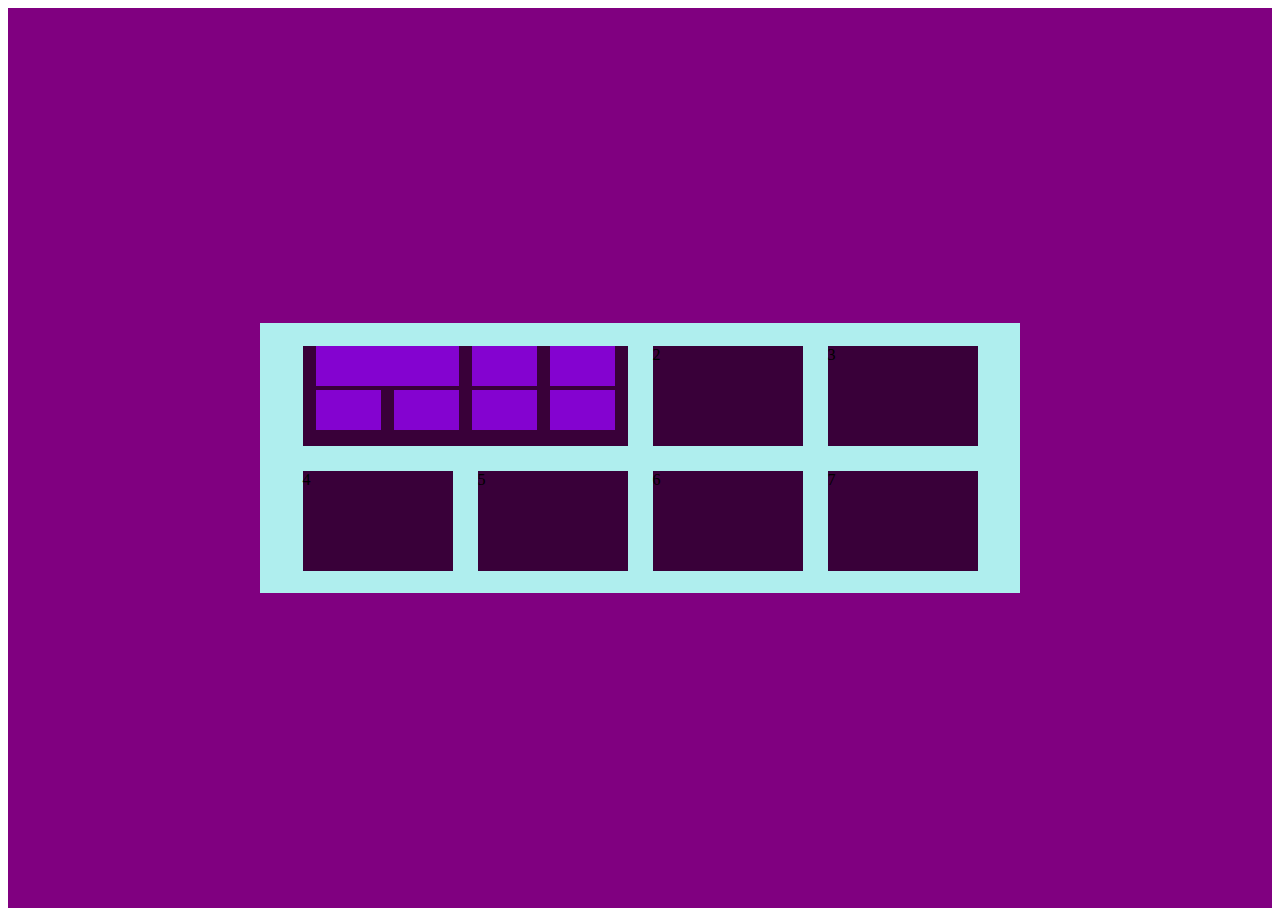
<file: Astarius/Hiceel1/index.html>
<!DOCTYPE html>
<html lang="en">
  <head>
    <meta charset="UTF-8" />
    <meta name="viewport" content="width=device-width, initial-scale=1.0" />
    <title>Document</title>
    <link rel="stylesheet" href="./0style.css" />
  </head>
  <body>
    <div class="deed">
        <div class="etseg">
      <div class="huuhed-aav">
        <div class="huuhed-1">
          <div class="huuhed-3"></div>
          <div class="huuhed-3"></div>
          <div class="huuhed-3"></div>
          <div class="huuhed-3"></div>
          <div class="huuhed-3"></div>
          <div class="huuhed-3"></div>
          <div class="huuhed-3"></div>
        </div>
        <div class="huuhed">2</div>
        <div class="huuhed">3</div>
        <div class="huuhed">4</div>
        <div class="huuhed">5</div>
        <div class="huuhed">6</div>
        <div class="huuhed">7</div>
      </div>
    </div>
    </div>
  </body>
</html>
</file>
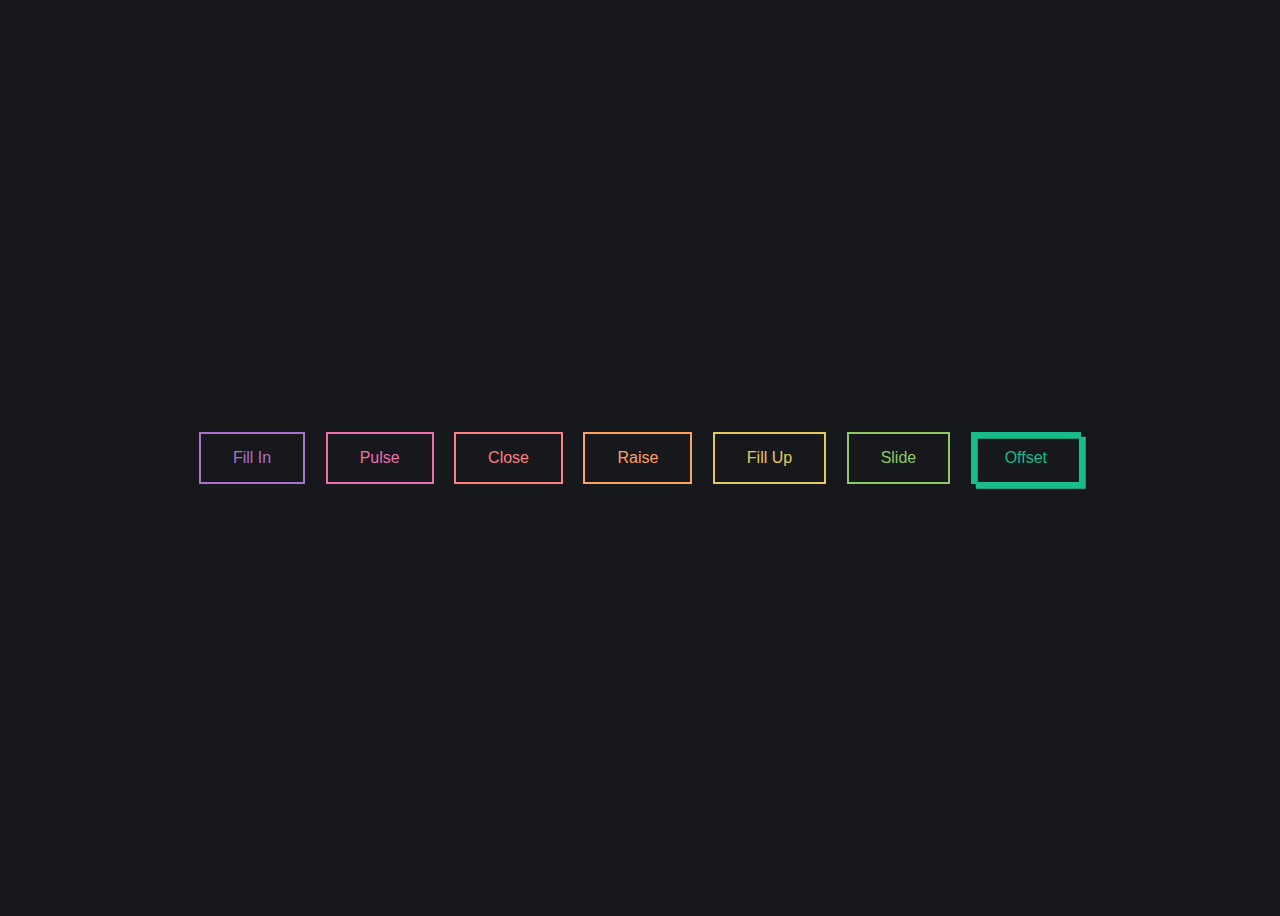
<file: Astarius/Hiceel1/1animation.html>
<!DOCTYPE html>
<html lang="en">
  <head>
    <meta charset="UTF-8" />
    <meta name="viewport" content="width=device-width, initial-scale=1.0" />
    <title>Document</title>
    <link rel="stylesheet" href="./1animation.css" />
  </head>
  <body>
    <!-- <div class="box"></div> -->
    <div class="buttons">

  <button class="fill">Fill In</button>
  <button class="pulse">Pulse</button>
  <button class="close">Close</button>
  <button class="raise">Raise</button>
  <button class="up">Fill Up</button>
  <button class="slide">Slide</button>
  <button class="offset">Offset</button>
</div>
  </body>
</html>
</file>
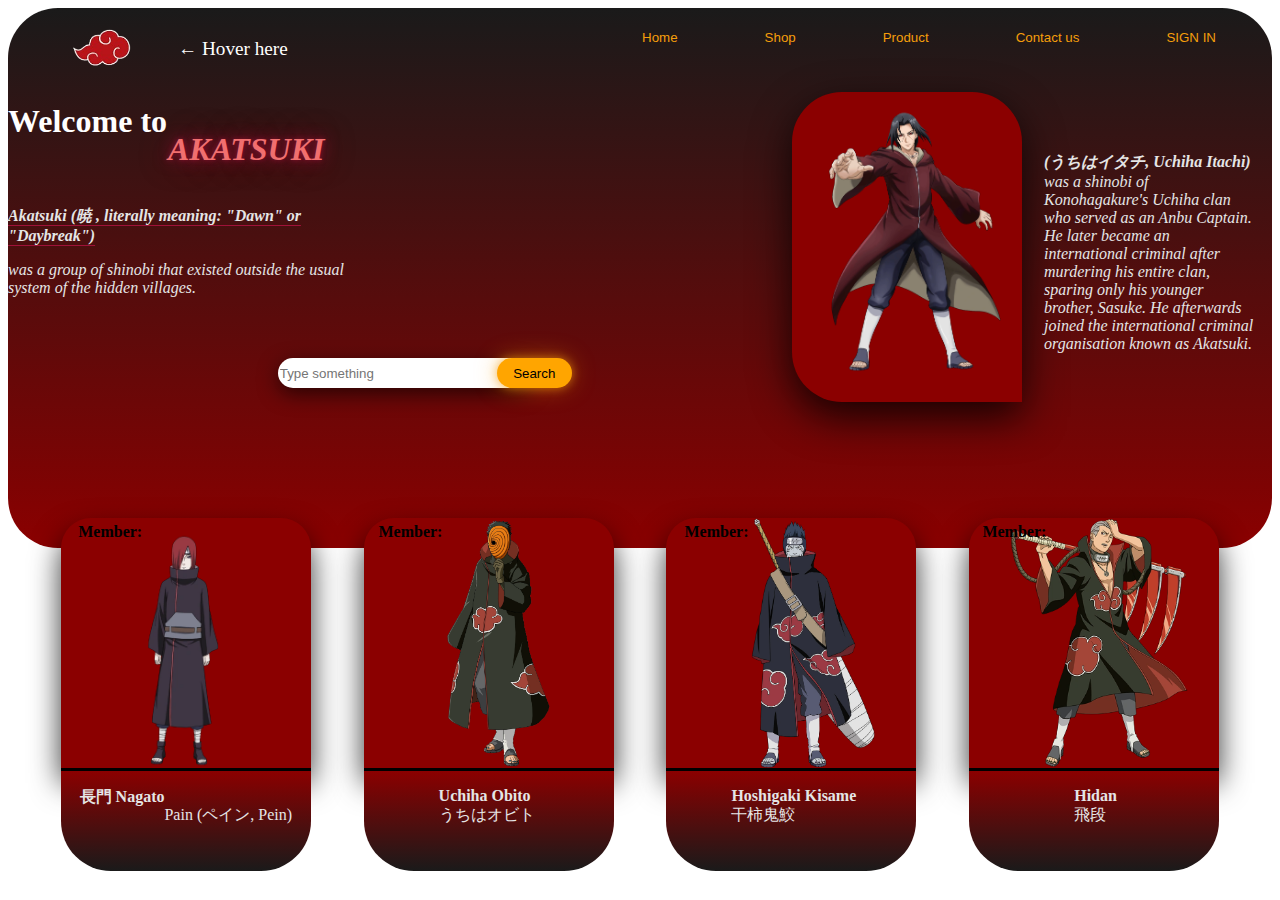
<file: Astarius/Hiceel1/1index.html>
<!DOCTYPE html>
<html lang="en">
  <head>
    <meta charset="UTF-8" />
    <meta name="viewport" content="width=device-width, initial-scale=1.0" />
    <title>Document</title>

    <!DOCTYPE html>
    <html lang="en">
      <head>
        <meta charset="UTF-8" />
        <meta name="viewport" content="width=device-width, initial-scale=1.0" />
        <title>Document</title>
        <link rel="stylesheet" href="./style.css" />
      </head>
      <body>
        <div class="etseg">
          <div class="img">
            <img
              id="img"
              src="./akatsuki_logo-removebg-preview.png"
              alt="akatsuki logo img loading"
            />
            <p id="hover">&larr; Hover here</p>

            <div class="input">
              <input class="input1" type="text" placeholder="Type something" />
              <button class="input-div">Search</button>
            </div>
          </div>

          <div class="medq">
            <div class="h">
              <h4><button class="home">Home</button></h4>
              <h4><button class="shop">Shop</button></h4>
              <h4><button class="product">Product</button></h4>
              <h4><button class="contact">Contact us</button></h4>
              <h4><button class="button">SIGN IN</button></h4>
            </div>

            <div class="itachi-zurag">
              <img class="itachi" src="./itachi.webp" alt="Itachi image" />
            </div>

            <div class="etseg-h">
              <div class="etseg-h1">
                <h1>Welcome to</h1>
                <h1 class="akatsuki">
                  <em>AKATSUKI</em>
                </h1>

                <div class="etseg-p">
                  <p>
                    <b>
                      <em id="tailbar">
                        Akatsuki (暁 , literally meaning: "Dawn" or "Daybreak")
                      </em>
                    </b>
                  </p>

                  <p>
                    <em>
                      was a group of shinobi that existed outside the usual
                      <br />
                      system of the hidden villages.
                    </em>
                  </p>
                </div>
              </div>
            </div>
          </div>

          <div class="nernuud">
            <div class="ner1">
              <em>
                <strong>(うちはイタチ, Uchiha Itachi)</strong> <br />
                was a shinobi of Konohagakure's Uchiha clan who served as an
                Anbu Captain. He later became an international criminal after
                murdering his entire clan, sparing only his younger brother,
                Sasuke. He afterwards joined the international criminal
                organisation known as Akatsuki.
              </em>
            </div>
          </div>
        </div>

        <div class="etseg2">
          <div class="huuhduud">
            <div class="huuhdiin-huuhed">
              <img class="nagato" src="./Nagato_Early_Akatsuki.webp" alt="" />
             <div id="nagato-text1"> <b id="p">Member:</b> </div>
            </div>
            <div class="huuhdiin-huuhed">
              <img class="obito" src="./Obito_Uchiha_-_Akatsuki.webp" alt="" />
             <div id="nagato-text1"> <b id="p">Member:</b> </div>
            </div>
            <div class="huuhdiin-huuhed"><img class="kisame" src="./Kisame_Hoshigaki_full.webp" alt="" />
             <div id="nagato-text1"> <b id="k">Member:</b> </div>
            </div>
            <div class="huuhdiin-huuhed">
              <img class="hidan" src="./Hidan_OL.webp" alt="" />
             <div id="nagato-text1"> <b id="h">Member:</b> </div>
            </div>
          </div>
          <div class="q">
            <div class="medqe"></div>
            <div class="medqe"></div>
            <div class="medqe"></div>
            <div class="medqe"></div>
          </div>
          <div class="huuhed-dood">
            <div class="dood-hiihed">
              <p id="nagato-text">
                <strong>長門 Nagato</strong> <br />Pain (ペイン, Pein)
              </p>
            </div>
            <div class="dood-hiihed">
              <p id="obito">
                <strong>Uchiha Obito  </strong> <br> うちはオビト 
              </p>
            </div>
            <div class="dood-hiihed">
              <p id="kisame">
                <strong> Hoshigaki Kisame </strong> <br> 干柿鬼鮫 
              </p>
            </div>
            <div class="dood-hiihed">
              <p id="hidan">
                <strong> Hidan </strong> <br> 飛段 
              </p>
            </div>
          </div>
        </div>
      </body>
    </html>
  </head>
</html>
</file>
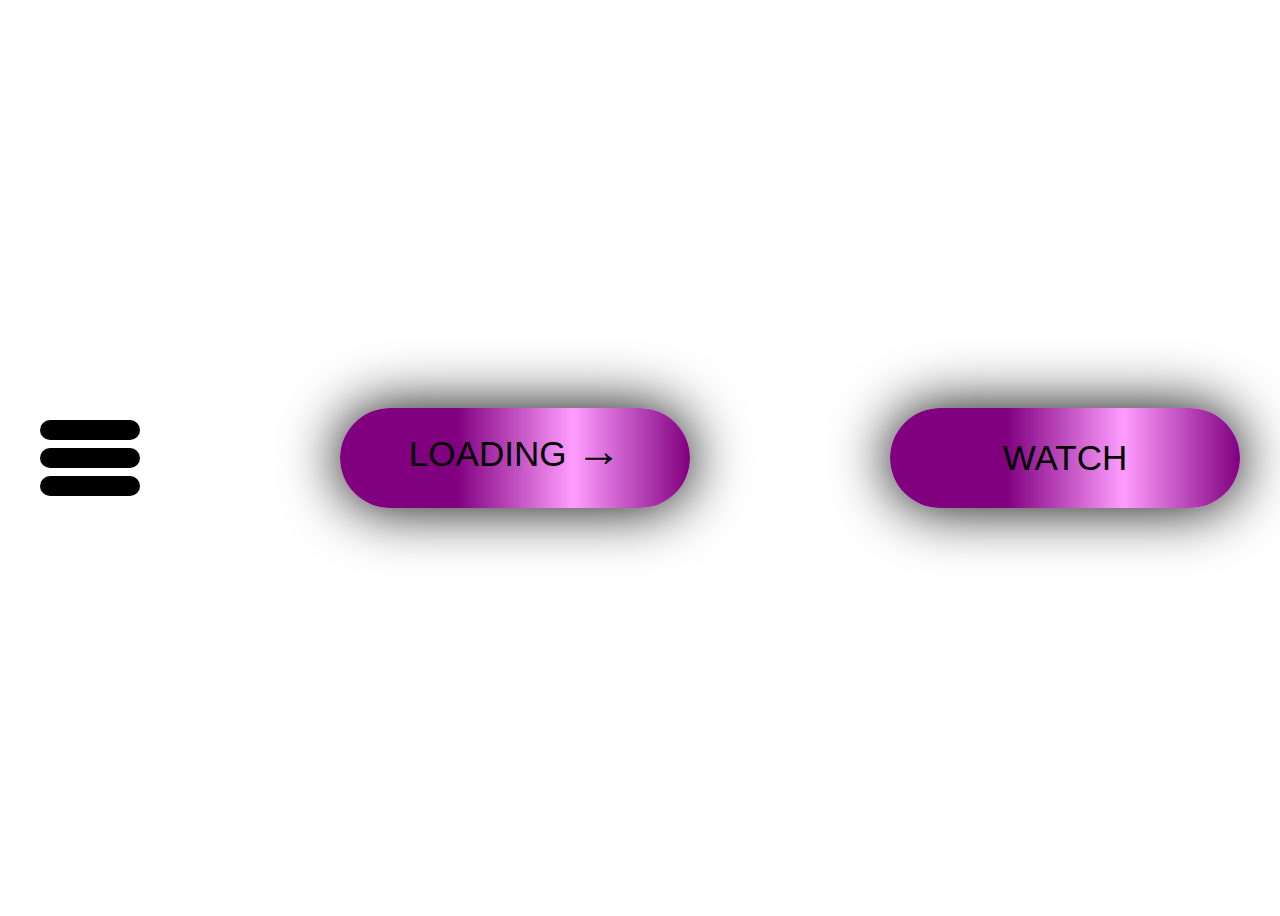
<file: Astarius/Hiceel1/aaa.html>
<!DOCTYPE html>
<html lang="en">
  <head>
    <meta charset="UTF-8" />
    <meta name="viewport" content="width=device-width, initial-scale=1.0" />
    <title>Document</title>
    <link rel="stylesheet" href="./aaa.css" />
  </head>
  <body>
    <div class="menu">
      <div></div>
      <div></div>
      <div></div>
    </div>
    <div class="btn">
      <button class="first">
        <p class="text">loading <span>&#8594;</span></p>
        <div class="loader"></div>
      </button>
    </div>
    <span class="btn2">
      <button class="medq2">watch</button>
    </span>
  </body>
</html>
</file>
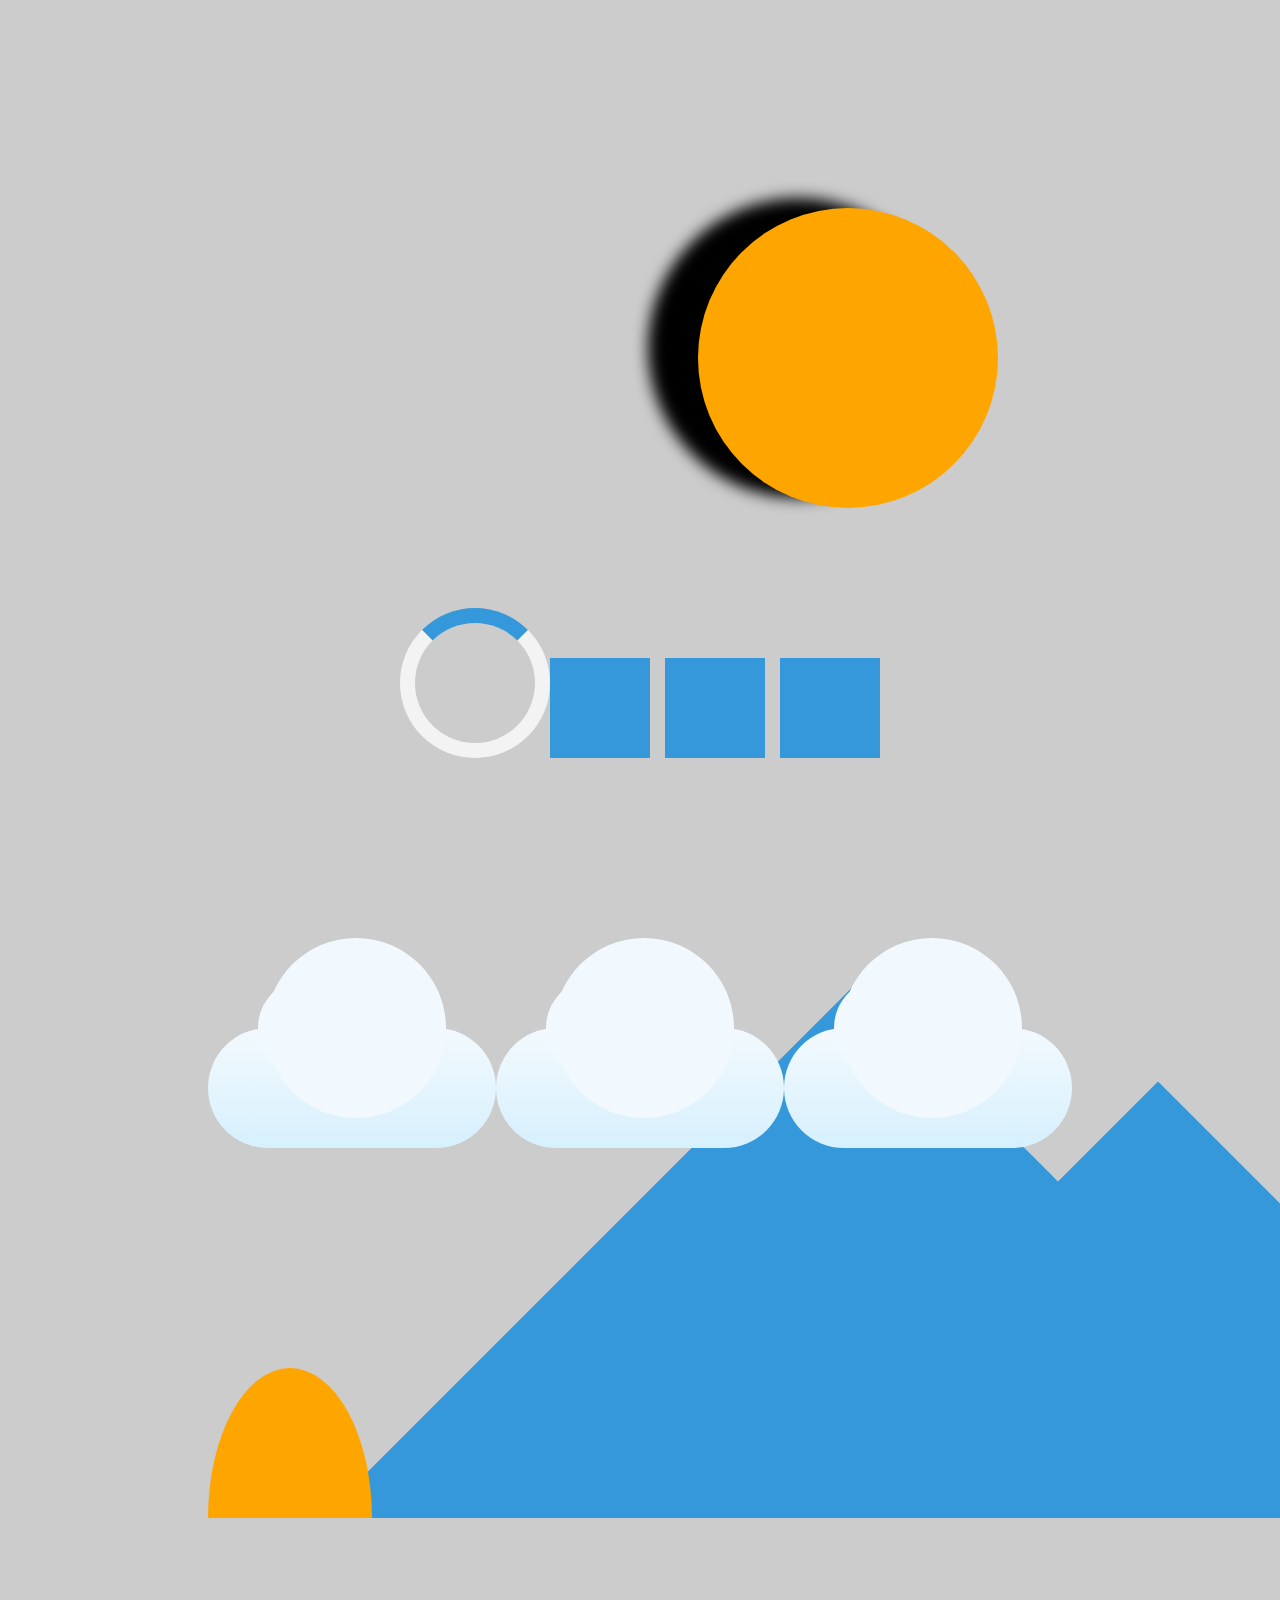
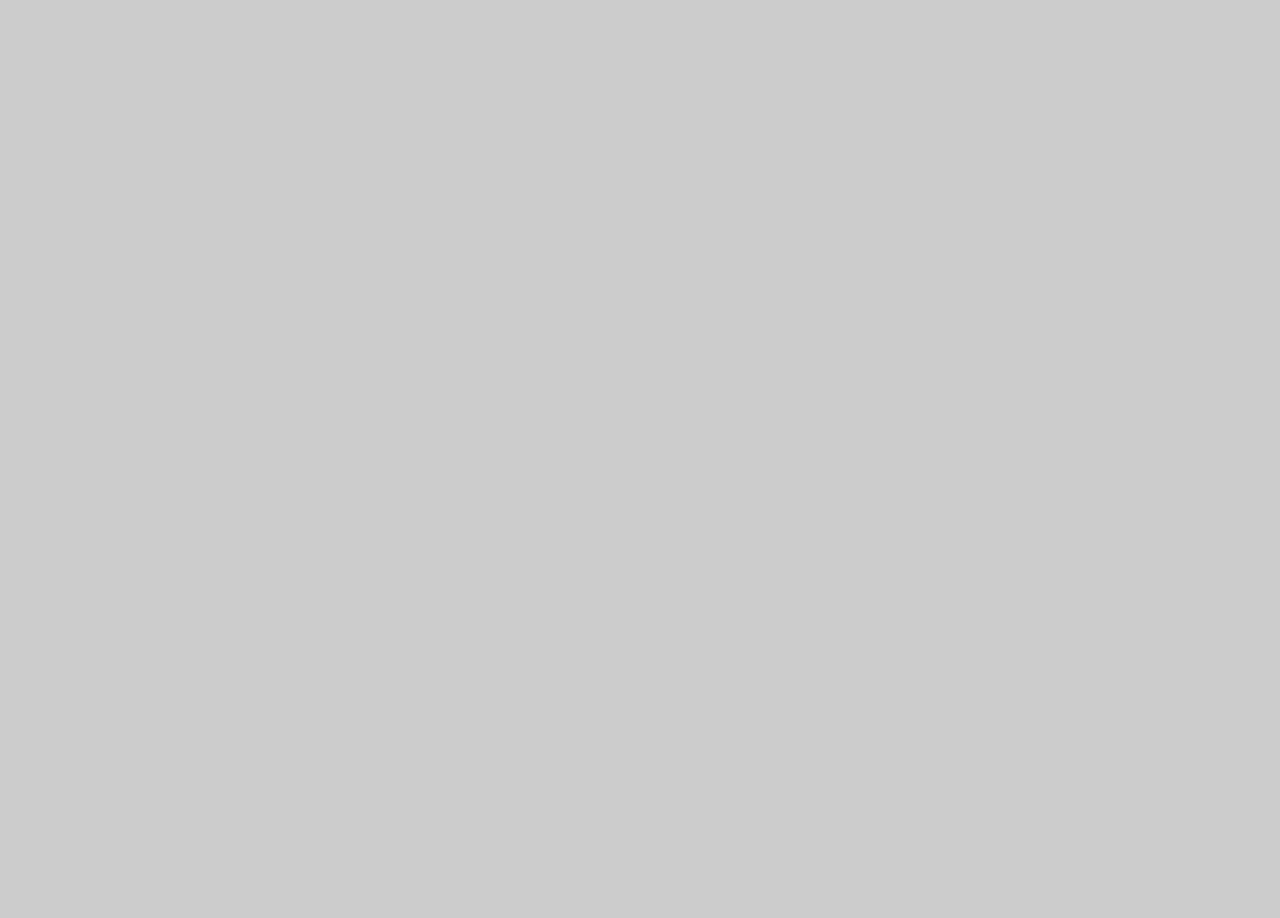
<file: Astarius/Hiceel1/animation.html>
<!DOCTYPE html>
<html lang="en">
  <head>
    <meta charset="UTF-8" />
    <meta name="viewport" content="width=device-width, initial-scale=1.0" />
    <title>Document</title>
    <link rel="stylesheet" href="./animation.css" />
  </head>
  <body>
    <div class="circle">
      <div class="circle-dotor"></div>
    </div>

    <div class="medq">
      <div class="loader"></div>
      <div class="dorov">
        <div class="cube"></div>
        <div class="cube"></div>
        <div class="cube"></div>
      </div>
    </div>
    <div class="uul">
      <div class="cloud1"></div>
      <div class="cloud"></div>
      <div class="cloud"></div>
    </div>
    <div class="nar-tom">
      <div class="nar"></div>
    </div>
    <div class="etseg-uul">
      <div class="ool"></div>
      <div class="ool2"></div>
      <div class="ool3"></div>
      <div class="ool4"></div>

    </div>
      
    <div class="dood">
    </div>
  </body>
</html>
</file>
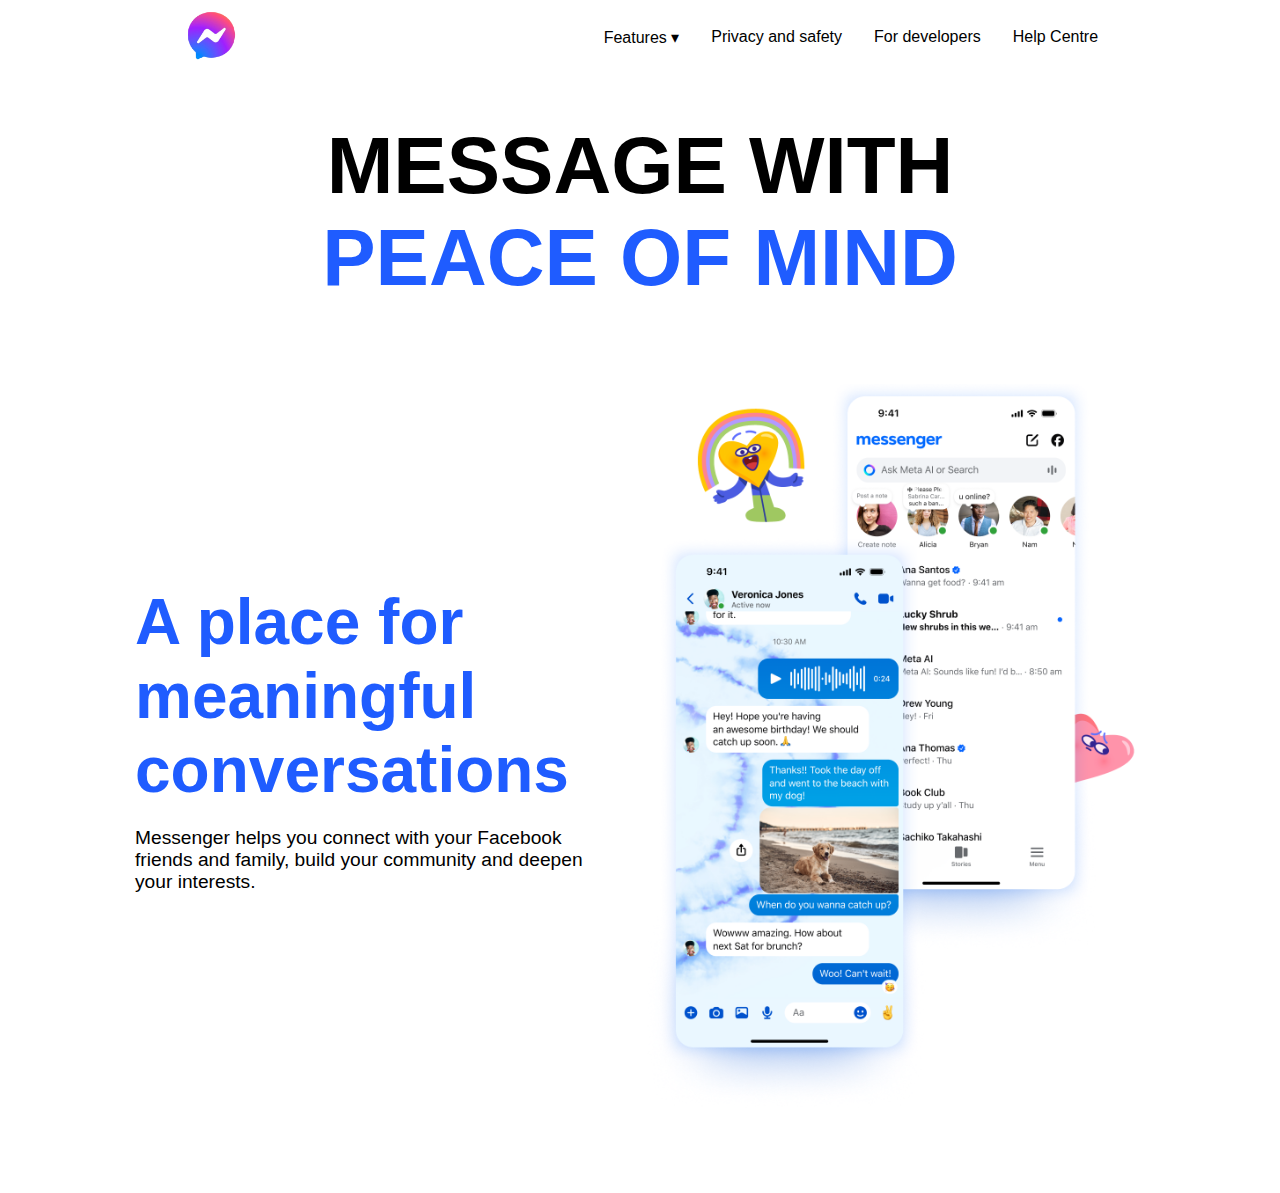
<file: Astarius/Hiceel1/messenger.html>
<!DOCTYPE html>
<html lang="en">
  <head>
    <meta charset="UTF-8" />
    <meta name="viewport" content="width=device-width, initial-scale=1.0" />
    <title>Messenger</title>
    <link rel="stylesheet" href="./messenger.css" />
  </head>

  <body>
    <header class="header">
      <div class="menu">
        <div class="logo">
          <a href="./messenger.html">
            <img src="./2index-removebg-preview.png" alt="logo" />
          </a>
        </div>

        <nav class="top-small">
          <ul>
            <li><button>Features &#9662;</button></li>
            <li><button>Privacy and safety</button></li>
            <li><button>For developers</button></li>
            <li><button>Help Centre</button></li>
          </ul>
        </nav>
      </div>
    </header>

    <div class="zai">
      <section class="title">
        <h1>Message with</h1>
        <p>peace of mind</p>
      </section>

      <section class="grid">
        <div class="content">
          <h2>A place for</h2>
          <h2>meaningful</h2>
          <h2>conversations</h2>

          <p class="desc">
            Messenger helps you connect with your Facebook friends and family,
            build your community and deepen your interests.
          </p>
        </div>

        <div class="image">
          <img
            src="./474725753_1358504298471525_8447910813089343782_n.png"
            alt="chat"
          />
        </div>
      </section>
    </div>
    <div class="med2"></div>
  </body>
</html>
</file>
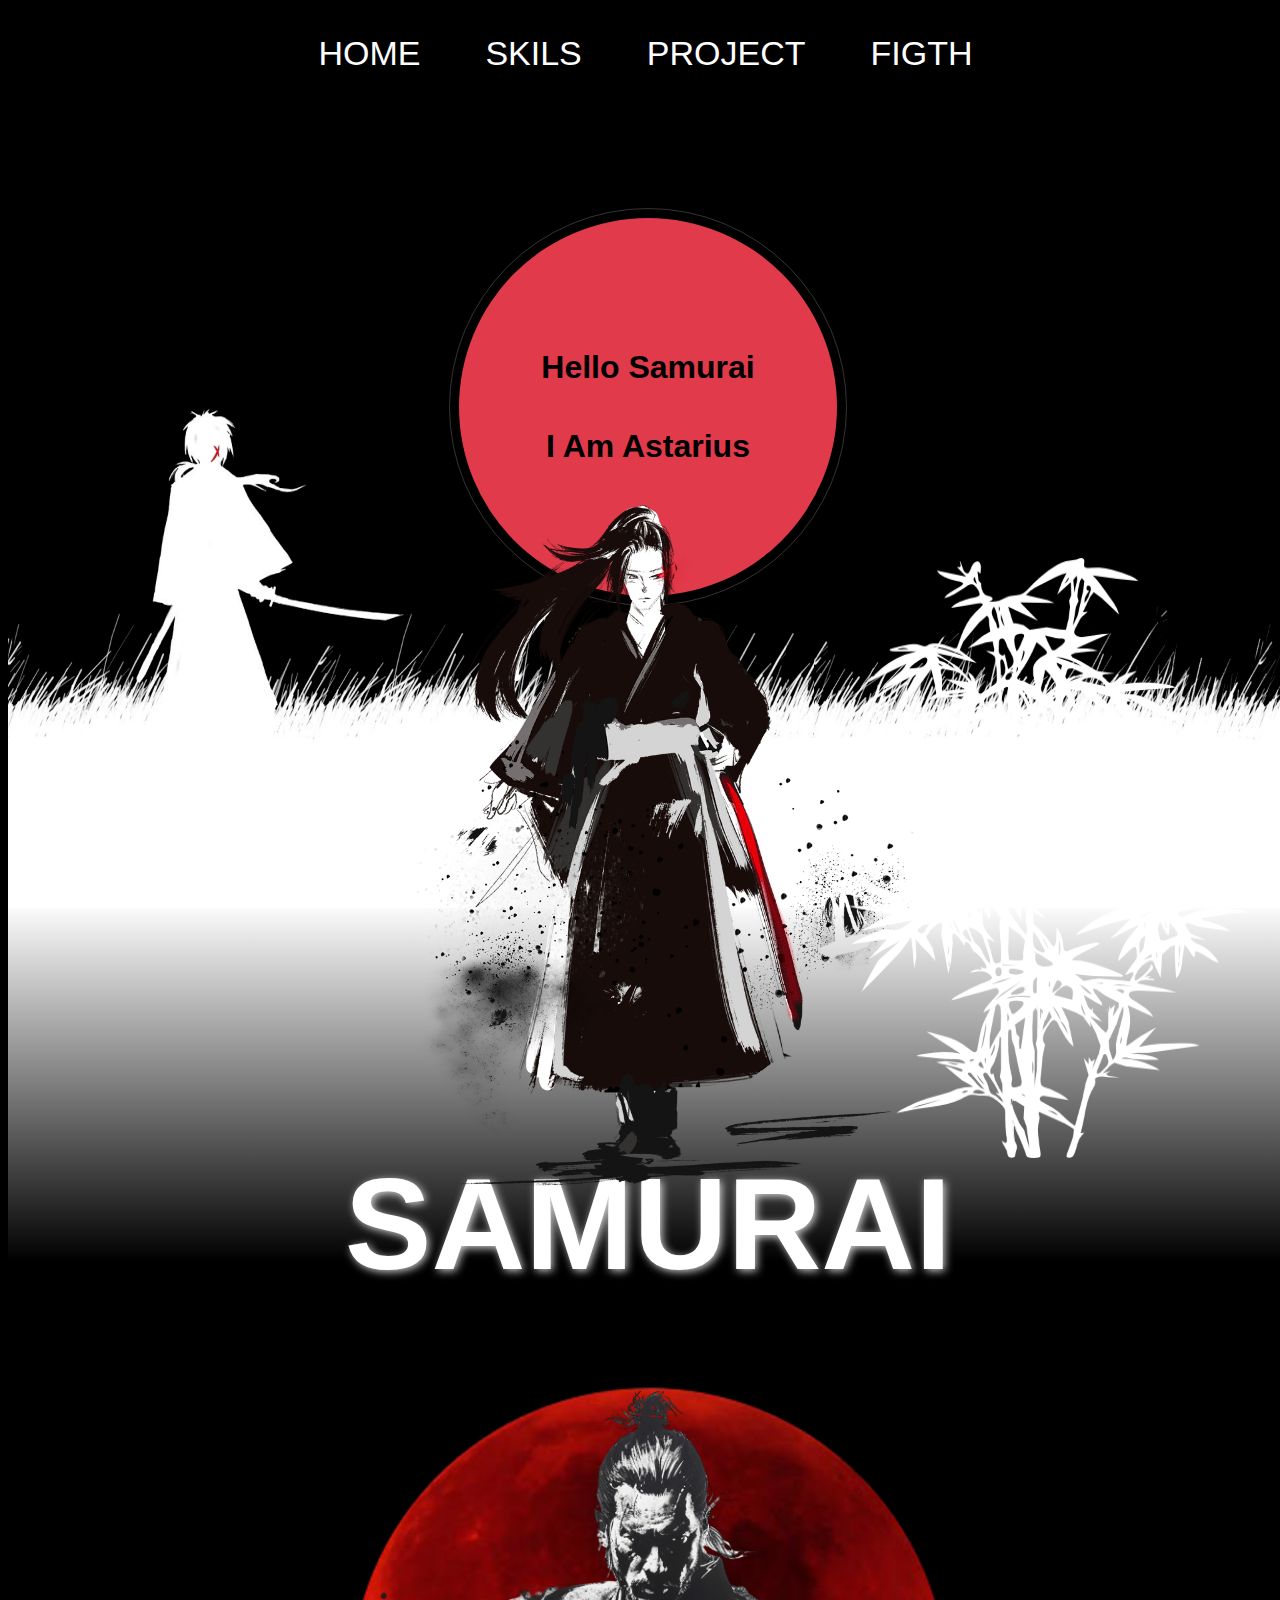
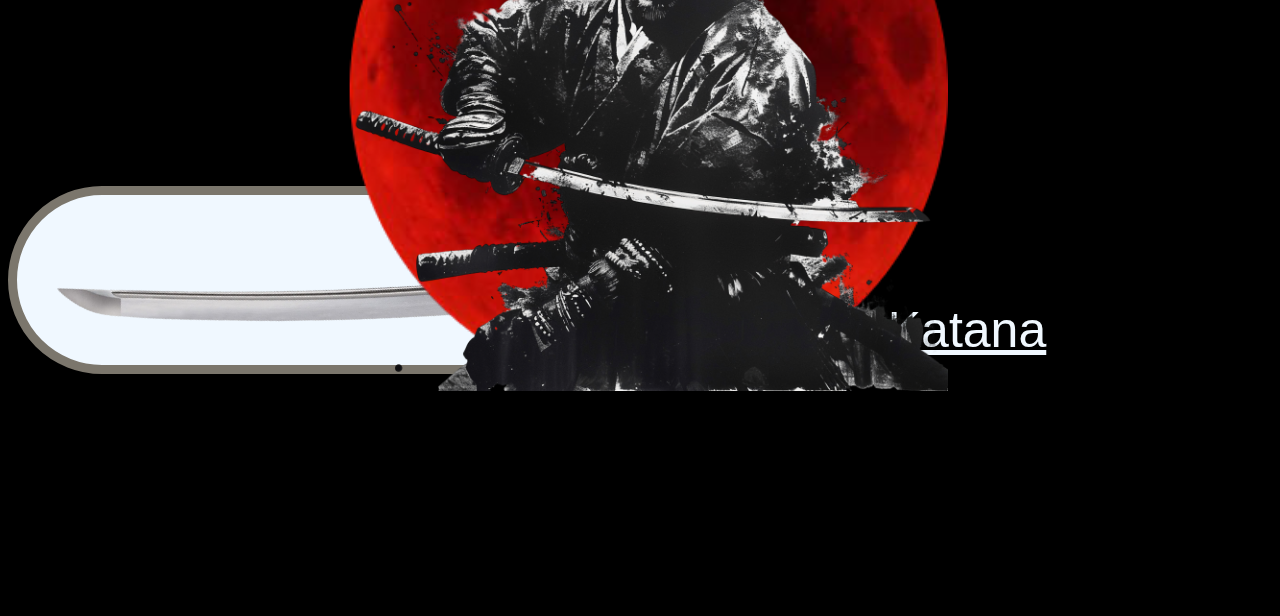
<file: Astarius/Hiceel1/zoro.html>
<!DOCTYPE html>
<html lang="en">
  <head>
    <meta charset="UTF-8" />
    <meta name="viewport" content="width=device-width, initial-scale=1.0" />
    <title>Document</title>
    <link rel="stylesheet" href="./zoro.css" />
    <link
      href="https://fonts.cdnfonts.com/css/electroharmonix"
      rel="stylesheet"
    />
    <link
      href="https://fonts.cdnfonts.com/css/jedi-special-forces"
      rel="stylesheet"
    />
    <link
      href="https://fonts.cdnfonts.com/css/back-in-the-ussr-dl"
      rel="stylesheet"
    />
  </head>
  <body style="background-color: black">
    <div class="text">
      <p class="home">HOME</p>
      <p class="home">SKILS</p>
      <p class="home">PROJECT</p>
      <p class="home">FIGTH</p>
    </div>
    <div class="circle-samurai">
      <div class="circle">
        <div class="circle-text">
          <h1 class="hello">Hello Samurai</h1>
          <h1 class="hello">I Am Astarius</h1>
        </div>
      </div>
      <div class="samurai">
        <img src="./—Pngtree—japanese samurai ink style_6688301.png" alt="" />
      </div>
      <div class="back">
        <div class="bamboo-2">
          <img id="bamboo" src="./white-bamboo-vector-hi.png" alt="" />
          <img id="bamboo1" src="./white-bamboo-vector-hi.png" alt="" />
        </div>

        <img
          id="Wallpaper"
          src="./Samurai X Wallpaper For Your Desktop.png"
          alt=""
        />
      </div>
    </div>
    <div class="slide-2">
      <div class="uusgalt"></div>
    </div>
    <div class="slide2-text">
      <h1>SAMURAI</h1>
    </div>
    <div class="tailbar-img">
      <div class="katana">
        <img src="./pngegg.png" alt="" />
        <a id="katana-link" href="https://en.wikipedia.org/wiki/Katana">
          <p>Katana</p></a
        >
      </div>
    </div>
    <div class="with-katana">
      <div class="with-katana-jijig">
        <img id="with-katana-jijig"
          src="./—Pngtree—japanese samurai holding katana artwork_15031766.png"
          alt=""
        />
        <img src="./PikPng.com_blood-moon-png_2167213.png" alt="">
      </div>
    </div>
  </body>
</html>
</file>
<file: Astarius/Hiceel1/0style.css>
.huuhed {
  background-color: rgb(57, 0, 57);
}
.huuhed-aav {
  display: grid;
  grid-template-columns: repeat(4, 150px);
  grid-template-rows: repeat(2, 100px);
  gap: 25px;
}
.huuhed-1:first-child {
  grid-column-start: 1;
  grid-column-end: 3;
  background-color: rgb(57, 0, 57);
}
.etseg {
  background-color: paleturquoise;
  height: 270px;
  display: flex;
  width: 760px;
  align-items: center;
  justify-content: center;
}
.huuhed-3 {
  background-color: rgb(132, 3, 208);
  display: grid;
  align-items: center;
  justify-content: center;
  /* margin-top: 10px; */
}
.huuhed-1 {
  display: grid;
  grid-template-columns: repeat(4, 20%);
  grid-template-rows: repeat(2, 40px);
  gap: 4%;
  justify-content: center;
  /* height: 100vh; */
  /* align-items: center; */
}
.huuhed-3:first-child {
  display: flex;
  grid-column-start: 1;
  grid-column-end: 3;
}
.deed{
background-color: purple;
height: 100vh;
display: grid;
align-items: center;
justify-content: center;
}
</file>
<file: Astarius/Hiceel1/1animation.css>
.box {
  animation: move 1s;
  animation-fill-mode: forwards;
  background-color: antiquewhite;
  width: 200px;
  height: 200px;
}

@keyframes move {
  from {
    transform: translateX(0);
  }
  to {
    transform: translateX(700px);
  }
}
.fill:hover,
.fill:focus {
  box-shadow: inset 0 0 0 2em var(--hover);
}


.pulse:hover, 
.pulse:focus {
  animation: pulse 1s;
  box-shadow: 0 0 0 2em transparent;
}

@keyframes pulse {
  0% { box-shadow: 0 0 0 0 var(--hover); }
}


.close:hover,
.close:focus {
  box-shadow: 
    inset -3.5em 0 0 0 var(--hover),
    inset 3.5em 0 0 0 var(--hover);  
}


.raise:hover,
.raise:focus {
  box-shadow: 0 0.5em 0.5em -0.4em var(--hover);
  transform: translateY(-0.25em);
}


.up:hover,
.up:focus {
  box-shadow: inset 0 -3.25em 0 0 var(--hover);
}


.slide:hover,
.slide:focus {
  box-shadow: inset 6.5em 0 0 0 var(--hover);
}


.offset {  
  box-shadow: 
    0.3em 0.3em 0 0 var(--color),
    inset 0.3em 0.3em 0 0 var(--color);
  
  &:hover,
  &:focus {
    box-shadow: 
      0 0 0 0 var(--hover),
      inset 6em 3.5em 0 0 var(--hover);
  }
}




.fill {
  --color: #a972cb;
  --hover: #c472e8;
}

.pulse {
  --color: #ef6eae;
  --hover: #ef9c6e;
}

.close {
  --color: #ff7f82;
  --hover: #ffb082;
}

.raise {
  --color: #ffa260;
  --hover: #ffd060;
}

.up {
  --color: #e4cb58;
  --hover: #b8e458;
}

.slide {
  --color: #8fc866;
  --hover: #66c88f;
}

.offset {
  --color: #19bc8b;
  --hover: #198bbc;
}



button {  
  color: var(--color);
  transition: 0.25s;
  
  &:hover,
  &:focus { 
    border-color: var(--hover);
    color: #fff;
  }
}


body {
  color: #fff;
  background: hsl(227, 10%, 10%);
  font: 300 1em 'Fira Sans', sans-serif;
  

  justify-content: center;
  align-content: center;
  align-items: center;
  text-align: center;
  min-height: 100vh;
  display: flex;
}


button {
  background: none;
  border: 2px solid;
  font: inherit;
  line-height: 1;
  margin: 0.5em;
  padding: 1em 2em;
}
</file>
<file: Astarius/Hiceel1/style.css>
.etseg {
  background: repeating-linear-gradient(#1a1a1a, #8b0000);
  height: 60vh;
  border-radius: 50px;
}
.h {
  display: flex;
  justify-content: end;
  gap: 75px;
  margin-top: -90px;
  margin-right: 50px;
  display: flex;
}
.home:hover {
  background-color: white;
}
.shop:hover {
  background-color: white;
}
.product:hover {
  background-color: white;
}
.contact:hover {
  background-color: white;
}
.button:hover {
  background-color: white;
}
.home {
  border-radius: 30px;
  border: none;
  background: none;
  height: 25px;
  color: #f59e0b;
}
.shop {
  border-radius: 30px;
  border: none;
  background: none;
  height: 25px;
  color: #f59e0b;
}
.product {
  border-radius: 30px;
  border: none;
  background: none;
  height: 25px;
  color: #f59e0b;
}
.contact {
  border-radius: 30px;
  border: none;
  background: none;
  height: 25px;
  color: #f59e0b;
}
.button {
  border-radius: 30px;
  border: none;
  background: none;
  height: 35px;
  margin-top: -5px;
  color: #f59e0b;
}
#img {
  width: 150px;
  margin-left: 20px;
}
#img:hover {
  content: url(./akatsuki-logo-full-moon-red-cloud-0fpbxz2uzcf1ibsf-removebg-preview.png);
  width: 114px;
}

.etseg:has(#img:hover) {
  background: linear-gradient(to right, rgb(126, 126, 126), rgb(15, 15, 153));
}
.img {
  display: flex;
}
#hover {
  display: flex;
  margin-top: 30px;
  color: white;
  font-size: larger;
}
.input {
  display: flex;
  height: 30px;
}
.input1 {
  margin-bottom: -350px;
  margin-top: 350px;
  margin-left: -10px;
  border-radius: 50px;
  outline: none;
  border: none;
  width: 250px;
  box-shadow: 0 6px 20px rgba(0, 0, 0, 0.6);
}
.input-div {
  width: 75px;
  height: 30px;
  background-color: orange;
  border-radius: 50px;
  margin-top: 350px;
  margin-left: -35px;
  border: none;
  box-shadow: 0 0 10px rgba(245, 158, 11, 0.6), 0 0 25px rgba(245, 158, 11, 0.4);
}
.input-div:hover {
  background-color: rgb(243, 92, 92);
  box-shadow: 0 0 20px rgba(245, 158, 11, 0.9), 0 0 40px rgba(245, 158, 11, 0.7);
}
.etseg-h1 {
  display: flex;
  margin-right: 900px;
  margin-top: -320px;
  color: white;
  display: flex;
  flex-direction: column;
}
.akatsuki {
  color: rgb(241, 111, 111);
  margin-left: 160px;
  margin-top: -30px;
  text-shadow: 0 0 5px rgba(159, 18, 57, 0.7), 0 0 15px rgba(159, 18, 57, 0.7),
    0 0 30px rgba(159, 18, 57, 0.6);
}
#tailbar {
  text-decoration: underline;
  text-underline-offset: 4px;
  text-decoration-color: #9f1239;
}
.etseg-p {
  color: #e5e5e5;
}
.itachi {
  display: flex;
  width: 200px;
  margin-top: 15px;
  margin-left: 18px;
}
.medq {
  display: flex;
  flex-direction: column;
  align-items: end;
}
.itachi-zurag {
  margin-right: 250px;
  margin-top: 15px;
  background-color: #8b0000;
  height: 310px;
  width: 230px;
  border-radius: 50px;
  border-bottom-right-radius: 0px;
  box-shadow: 0 15px 40px rgba(0, 0, 0, 0.8);
}

.ner1 {
  color: #e5e5e5;
  width: 210px;
  height: 230px;
  justify-content: center;
  display: flex;
  border-radius: 10px;
  margin-top: -250px;
  margin-right: 18px;
}
.nernuud {
  display: flex;
  flex-direction: column;
  align-items: end;
}
.huuhdiin-huuhed {
  background-color: #8b0000;
  width: 250px;
  height: 250px;
  display: flex;
  margin-top: -30px;
  border-radius: 30px;
  border-bottom-left-radius: 0px;
  border-bottom-right-radius: 0px;
  box-shadow: 0 15px 30px rgba(0, 0, 0, 0.8);
}
.nagato {
  margin-left: 45px;
  margin-top: 15px;
}
#nagato-text {
  display: flex;
  justify-content: center;
  color: #e5e5e5;
}
.huuhduud {
  display: flex;
  justify-content: space-evenly;
}
.dood-hiihed {
  width: 250px;
  height: 100px;
  background: repeating-linear-gradient(#8b0000, #1a1a1a);
  border-bottom-right-radius: 50px;
  border-bottom-left-radius: 50px;
}
.huuhed-dood {
  display: flex;
  justify-content: space-evenly;
}
.medqe {
  background-color: rgb(0, 0, 0);
  display: flex;
  width: 250px;
  height: 3px;
}
.q {
  display: flex;
  justify-content: space-evenly;
}
#nagato-text1{
  display: flex;
  color: #000000;
  /* background-color: #7a0303; */
  height: 20px;
  margin-left: -180px ;
  border-radius: 7px;
  width: 70px;
  margin-top: 5px;
}
#p{
  display: flex;
  margin-left: 5px;
}
.obito{
  /* display: flex; */
  margin-left: 80px;
}
#obito{
  color: #e5e5e5;
  margin-left: 75px;
}
.kisame{
  margin-left: 85px;
}
#k{
  margin-left: -10px;
}
#kisame{
  color: #e5e5e5;
  margin-left: 65px;
}
#h{
  margin-left: -35px;
}
.hidan{
  margin-left: 35px;
}
#hidan{
  color: #e5e5e5;
  margin-left: 105px;
}
</file>
<file: Astarius/Hiceel1/aaa.css>
.menu {
  display: flex;
  flex-direction: column;
  gap: 8px;
  cursor: pointer;
}

.menu div:nth-child(1),
div:nth-child(3) {
  width: 100px;
  height: 20px;
  background: black;
  border-radius: 15px;
  transition: 0.4s ease-in;
}
.menu div:nth-child(2) {
  width: 100px;
  height: 20px;
  background: black;
  border-radius: 15px;
}
.menu:hover div:nth-child(2) {
  transition: 0.2s ease-in;
}

.menu:hover div:nth-child(1) {
  transform: rotate(45deg) translate(28px, 28px);
  background-color: blueviolet;
}

.menu:hover div:nth-child(2) {
  opacity: 0;
}

.menu:hover div:nth-child(3) {
  transform: rotate(-45deg) translate(8px, -8px);
  background-color: pink;
}

body {
  display: flex;
  align-items: center;
  justify-content: center;
  height: 100vh;
  gap: 200px;
}
.first {
  border: none;
  width: 350px;
  height: 100px;
  border-radius: 50px;
  background: linear-gradient(
    to left,
    purple,
    rgb(255, 157, 255),
    purple,
    purple
  );

  cursor: pointer;
  box-shadow: 0 0 60px black;
  text-transform: uppercase;
  font-size: 35px;
  display: flex;
  align-items: center;
  justify-content: center;
}
span {
  font-size: 45px;
}
.btn:hover button,
.btn:focus button {
  width: 100px;
  height: 100px;
  border-radius: 50%;
  background: linear-gradient(
    to right,
    purple,
    rgb(255, 157, 255),
    purple,
    purple
  );

  transition: 1s;
}
.btn:hover .loader {
  height: 50px;
  width: 50px;
  border: 5px solid gray;
  align-items: center;
  justify-content: center;
  border-top: 5px solid blue;
  animation: spin 2s linear infinite;
  border-radius: 50%;
}
.loader {
  transition: 2s;
}
@keyframes spin {
  0% {
    transform: rotate(0deg);
  }
  100% {
    transform: rotate(360deg);
  }
}
.text {
  margin-top: 20px;
}
button:hover .text {
  display: none;
}
.loader {
  position: absolute;
}
.btn2:hover button {
  background: linear-gradient(
    to right,
    purple,
    rgb(255, 157, 255),
    purple,
    purple
  );
}
.medq2 {
  border: none;
  width: 350px;
  height: 100px;
  border-radius: 50px;
  background: linear-gradient(
    to left,
    purple,
    rgb(255, 157, 255),
    purple,
    purple
  );
  cursor: pointer;
  box-shadow: 0 0 60px black;
  text-transform: uppercase;
  font-size: 35px;
  display: flex;
  align-items: center;
  justify-content: center;
}

.btn2:hover .medq2 {
  background: linear-gradient(
    to right,
    purple,
    rgb(255, 157, 255),
    purple,
    purple
  );
}
.btn2 {
  transition: 5s;
}
</file>
<file: Astarius/Hiceel1/animation.css>
.circle-dotor {
  width: 300px;
  height: 300px;
  border-radius: 100%;
  background-color: orange;
  animation: circle-dotor 4s linear 2s infinite alternate;
  box-shadow: -50px -10px 15px black;
  position: absolute;
}
.circle {
  display: flex;
  height: 100vh;
  justify-content: center;
  width: 100vw;
}
/* @keyframes circle-dotor {
  0% {
    transform: translateY(0px);
  }
  25% {
    transform: translateY(1000px);
  }
  50% {
    transform: translateY(0px);
  } 
   75% {
    transform: translateX(1000px);
  } 
   100% {
    transform: translateX(0px);
  }
/* } */

.loader {
  border: 15px solid #f3f3f3;
  border-top: 15px solid #3498db;
  border-radius: 50%;
  width: 120px;
  height: 120px;
  animation: loader 2s linear infinite;
}

@keyframes loader {
  0% {
    transform: rotate(0deg);
  }
  100% {
    transform: rotate(360deg);
  }
}
.medq {
  display: flex;
  justify-content: center;
  margin-top: -500px;
}
.cube {
  width: 100px;
  height: 100px;
  background-color: #3498db;
  animation: cube 2s linear infinite;
  margin-top: -250px;
}
.dorov {
  display: flex;
  margin-top: 300px;
  gap: 15px;
}
@keyframes cube {
  0% {
    transform: rotate(0deg);
  }
  100% {
    transform: rotate(360deg);
  }
}
body {
  background: #ccc;
  padding: 200px;
}

.cloud {
  width: 350px;
  height: 120px;

  background: #f2f9fe;
  background: linear-gradient(top, #f2f9fe 5%, #d6f0fd 100%);
  background: -webkit-linear-gradient(top, #f2f9fe 5%, #d6f0fd 100%);
  background: -moz-linear-gradient(top, #f2f9fe 5%, #d6f0fd 100%);
  background: -ms-linear-gradient(top, #f2f9fe 5%, #d6f0fd 100%);
  background: -o-linear-gradient(top, #f2f9fe 5%, #d6f0fd 100%);

  border-radius: 100px;
  -webkit-border-radius: 100px;
  -moz-border-radius: 100px;

  position: relative;
  margin: 120px auto 20px;
  animation: cloud 4s linear 2s infinite alternate;
z-index: 10000;
}

.cloud:after,
.cloud:before {
  content: "";
  position: absolute;
  background: #f2f9fe;
  z-index: -1;
}

.cloud:after {
  width: 100px;
  height: 100px;
  top: -50px;
  left: 50px;

  border-radius: 100px;
  -webkit-border-radius: 100px;
  -moz-border-radius: 100px;
}

.cloud:before {
  width: 180px;
  height: 180px;
  top: -90px;
  right: 50px;
  border-radius: 200px;
  -webkit-border-radius: 200px;
  -moz-border-radius: 200px;
}



.cloud1 {
  width: 350px;
  height: 120px;

  background: #f2f9fe;
  background: linear-gradient(top, #f2f9fe 5%, #d6f0fd 100%);
  background: -webkit-linear-gradient(top, #f2f9fe 5%, #d6f0fd 100%);
  background: -moz-linear-gradient(top, #f2f9fe 5%, #d6f0fd 100%);
  background: -ms-linear-gradient(top, #f2f9fe 5%, #d6f0fd 100%);
  background: -o-linear-gradient(top, #f2f9fe 5%, #d6f0fd 100%);

  border-radius: 100px;
  -webkit-border-radius: 100px;
  -moz-border-radius: 100px;

  position: relative;
  margin: 120px auto 20px;
  animation: cloud1 4s linear 2s infinite alternate;
z-index: 1000;
}

.cloud1:after,
.cloud1:before {
  content: "";
  position: absolute;
  background: #f2f9fe;
  z-index: -1;
}

.cloud1:after {
  width: 100px;
  height: 100px;
  top: -50px;
  left: 50px;

  border-radius: 100px;
  -webkit-border-radius: 100px;
  -moz-border-radius: 100px;
}

.cloud1:before {
  width: 180px;
  height: 180px;
  top: -90px;
  right: 50px;
  border-radius: 200px;
  -webkit-border-radius: 200px;
  -moz-border-radius: 200px;
}
.uul{
  display: flex;
  margin-bottom: 200px;
}
@keyframes cloud1 {
  0%{
    transform: translateX(0px);
  }
  100%{
    transform: translateX(700px);
  }
}
@keyframes cloud {
  0%{
    transform: translateX(0px);
  }
  100%{
    transform: translateX(-700px);
  }
}
.nar{
  width: 300px;
  height: 300px;
  background-color: orange;
  border-radius: 50%;
  animation: nar 4s linear 2s infinite alternate;
  z-index: 100;
  margin-right: 700px;
}
.nar-tom{
  justify-content: end;
  display: flex;
}
@keyframes nar{
  0%{
    transform: translateY(0px);

  }
  100%{
    transform: translateY(-700px);
  }
}
.ool{
  width: 900px;
  height: 900px;
  background-color: #3498db;
transform: rotate(45deg);
position: absolute;
margin-left: 900px;
margin-top: -500px;
}
.ool2{
  width: 900px;
  height: 900px;
  background-color: #3498db;
transform: rotate(45deg);
position: absolute;
margin-left: 500px;
margin-top: -400px;
}
.ool3{
  width: 900px;
  height: 900px;
  background-color: #3498db;
transform: rotate(45deg);
position: absolute;
margin-left: 200px;
margin-top: -500px;
}
.ool4{
  width: 900px;
  height: 900px;
  background-color: #3498db;
transform: rotate(45deg);
position: absolute;
margin-left: 1300px;
margin-top: -600px;
z-index: 1000;
}
.dood{
 background:#ccc;
 width: 110vw;
 height: 1000px;
z-index: 10000;
margin-top: -150px;
left: 0px;
position: absolute;
margin-left: 150px;
}
</file>
<file: Astarius/Hiceel1/messenger.css>
body {
  margin: 0;
  font-family: Arial, Helvetica, sans-serif;
}

/* Header */
.header{
  height: 10vh;


}
.menu {
  display: flex;
  justify-content: space-around;
  align-items: center;
  /* padding: 20px 40px; */
  position: fixed;
  width: 100vw;
background-color: white;
}

.top-small ul {
  display: flex;
  list-style: none;
  gap: 20px;
  margin: 0;
  padding: 0;
}

.logo img {
  width: 70px;
}

.top-small button {
  background: none;
  border: none;
  cursor: pointer;
  font-size: 1rem;
}

/* Title */
.title {
  text-align: center;
  margin-top: 20px;
}

.title h1,
.title p {
  font-size: 5rem;
  font-weight: bold;
  margin: 0;
  text-transform: uppercase;
}

.title p {
  color: #1f5cff;
}

/* Main section */
.grid {
  display: flex;
  justify-content: center;
  align-items: center;
  gap: 60px;
  padding: 80px;
}

.content h2 {
  font-size: 4rem;
  color: #1f5cff;
  margin: 0;
}

.desc {
  font-size: 1.2rem;
  margin-top: 20px;
  max-width: 450px;
}


.image img {
  width: 500px;
}
.zai{
margin-top: 10px;
display: flex;
flex-direction: column;
}
.medq2{
  width: 100px;
  height: 200px;
  background-color: red;
}
</file>
<file: Astarius/Hiceel1/zoro.css>
body {
  width: 100vw;
}
.home {
  font-family: "Electroharmonix", sans-serif;
  font-size: 34px;
  height: 41px;
  color: white;
}
.text {
  display: flex;
  gap: 65px;
  position: fixed;
  width: 99.6vw;
  justify-content: center;
  background-color: black;
  z-index: 1000;
  border-bottom-left-radius: 10px;
  border-bottom-right-radius: 10px;
  top: 0px;
}
.circle {
  width: 378px;
  height: 378px;
  background-color: #e13a4b;
  border-radius: 100%;
  position: absolute;
  margin-top: 210px;
}
.circle-text {
  display: flex;
  justify-content: center;
  align-items: center;
  height: 100%;
  flex-direction: column;
  font-family: "Electroharmonix", sans-serif;
}
.circle-samurai {
  display: flex;
  flex-direction: column;
  align-items: center;
}
.samurai {
  position: absolute;
  margin-top: 480px;
}
.samurai img {
  width: 750px;
}
.back img {
  width: 100vw;
  height: 100vh;
}
#bamboo {
  position: absolute;
  width: 400px;
  height: 600px;
  margin-top: 550px;
  margin-left: 600px;
}
#bamboo1 {
  position: absolute;
  width: 400px;
  height: 600px;
  margin-top: 550px;
  margin-left: 1300px;
}
.circle::after {
  content: "";
  position: absolute;
  inset: -10px;
  border-radius: 50%;
  border: 1px solid rgba(255, 255, 255, 0.2);
  animation: spin 8s linear infinite;
}

@keyframes spin {
  from {
    transform: rotate(0deg);
  }
  to {
    transform: rotate(360deg);
  }
}
.home:hover {
  transform: translateY(-2px);
}
.uusgalt {
  background: linear-gradient(white, black);
  width: 100vw;
  height: 40vh;
  margin-top: -10px;
}
.bamboo-2 {
  margin-left: 240px;
}

.slide2-text {
  color: white;
  font-size: 65px;
  justify-content: center;
  display: flex;
  font-family: "Jedi Special Forces", sans-serif;
  font-family: "Jedi Special Forces Gradient", sans-serif;
  font-family: "Jedi Special Forces Laser", sans-serif;
  font-family: "Jedi Special Forces Outline", sans-serif;
  font-family: "Jedi Special Forces 3D", sans-serif;
  font-family: "Jedi Special Forces Condensed", sans-serif;
  font-family: "Jedi Special Forces Expanded", sans-serif;
  font-family: "Jedi Special Forces Gradient Italic", sans-serif;
  font-family: "Jedi Special Forces Italic", sans-serif;
  font-family: "Jedi Special Forces Laser Italic", sans-serif;
  font-family: "Jedi Special Forces Leftalic", sans-serif;
  font-family: "Jedi Special Forces Outline Italic", sans-serif;
  font-family: "Jedi Special Forces 3D Italic", sans-serif;
  font-family: "Jedi Special Forces Condensed Italic", sans-serif;
  font-family: "Jedi Special Forces Expanded Italic", sans-serif;
  text-shadow: 2px 2px 8px rgba(255, 255, 255, 0.8);
  margin-top: -200px;
}
.tailbar-img{
  margin-top: 400px;
  position: absolute;
}
.tailbar-img img {
  width: 400px;
  transform: rotate(55deg);
  position: relative;
}
.katana {
  background-color: aliceblue;
  width: 800px;
  height: 170px;
  display: flex;
  align-items: center;
  justify-content: center;
  border-radius: 100px;
  border: solid 9px rgb(123, 118, 108);
}
#katana-link {
  color: aliceblue;
  font-family: "Back In The USSR DL", sans-serif;
  margin-left: 1100px;
  margin-top: 100px;
  font-size: 50px;
  justify-content: center;

  position: absolute;
}
.with-katana-jijig img{
width: 600px;
position: absolute;

}
#with-katana-jijig{
position: absolute;
z-index: 1;
margin-top: 5px;
}
.with-katana-jijig{
 justify-content: center;
 display: flex;
}
.with-katana{
 justify-content: center;

}
</file>
